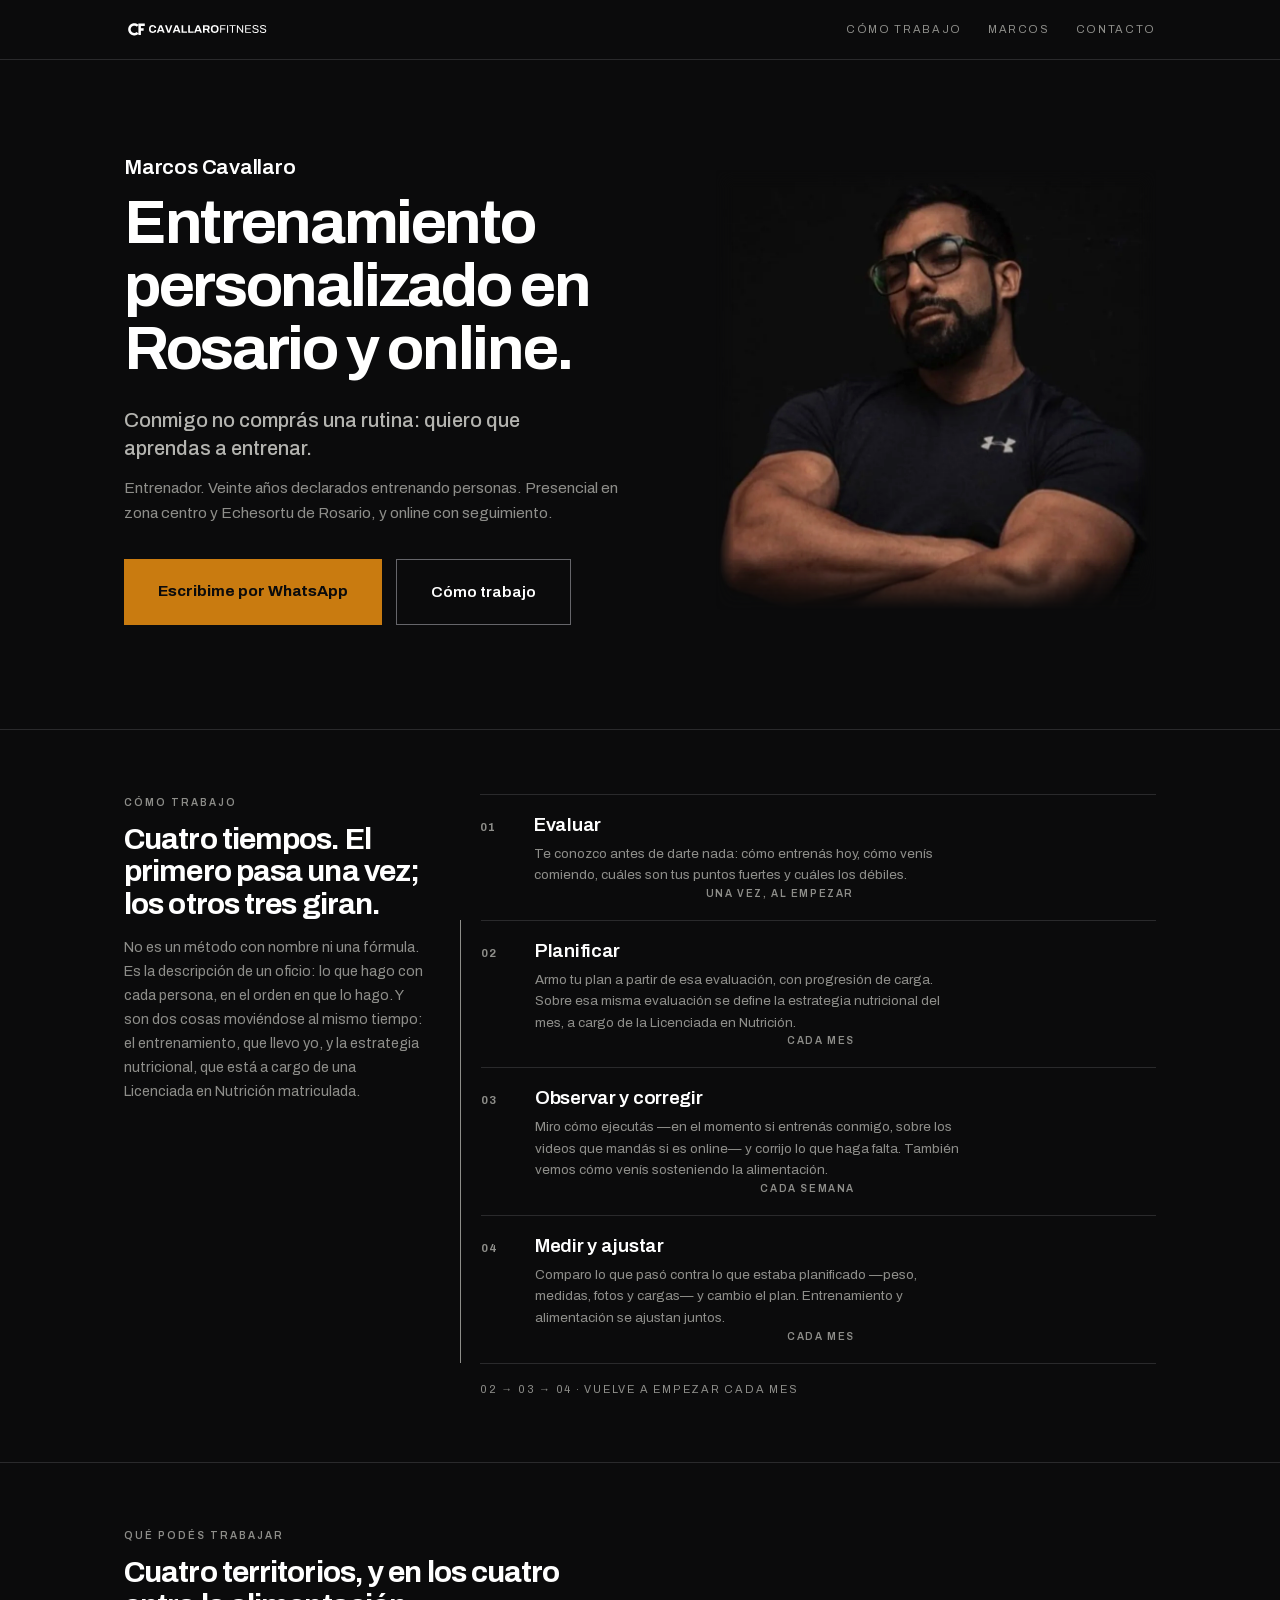
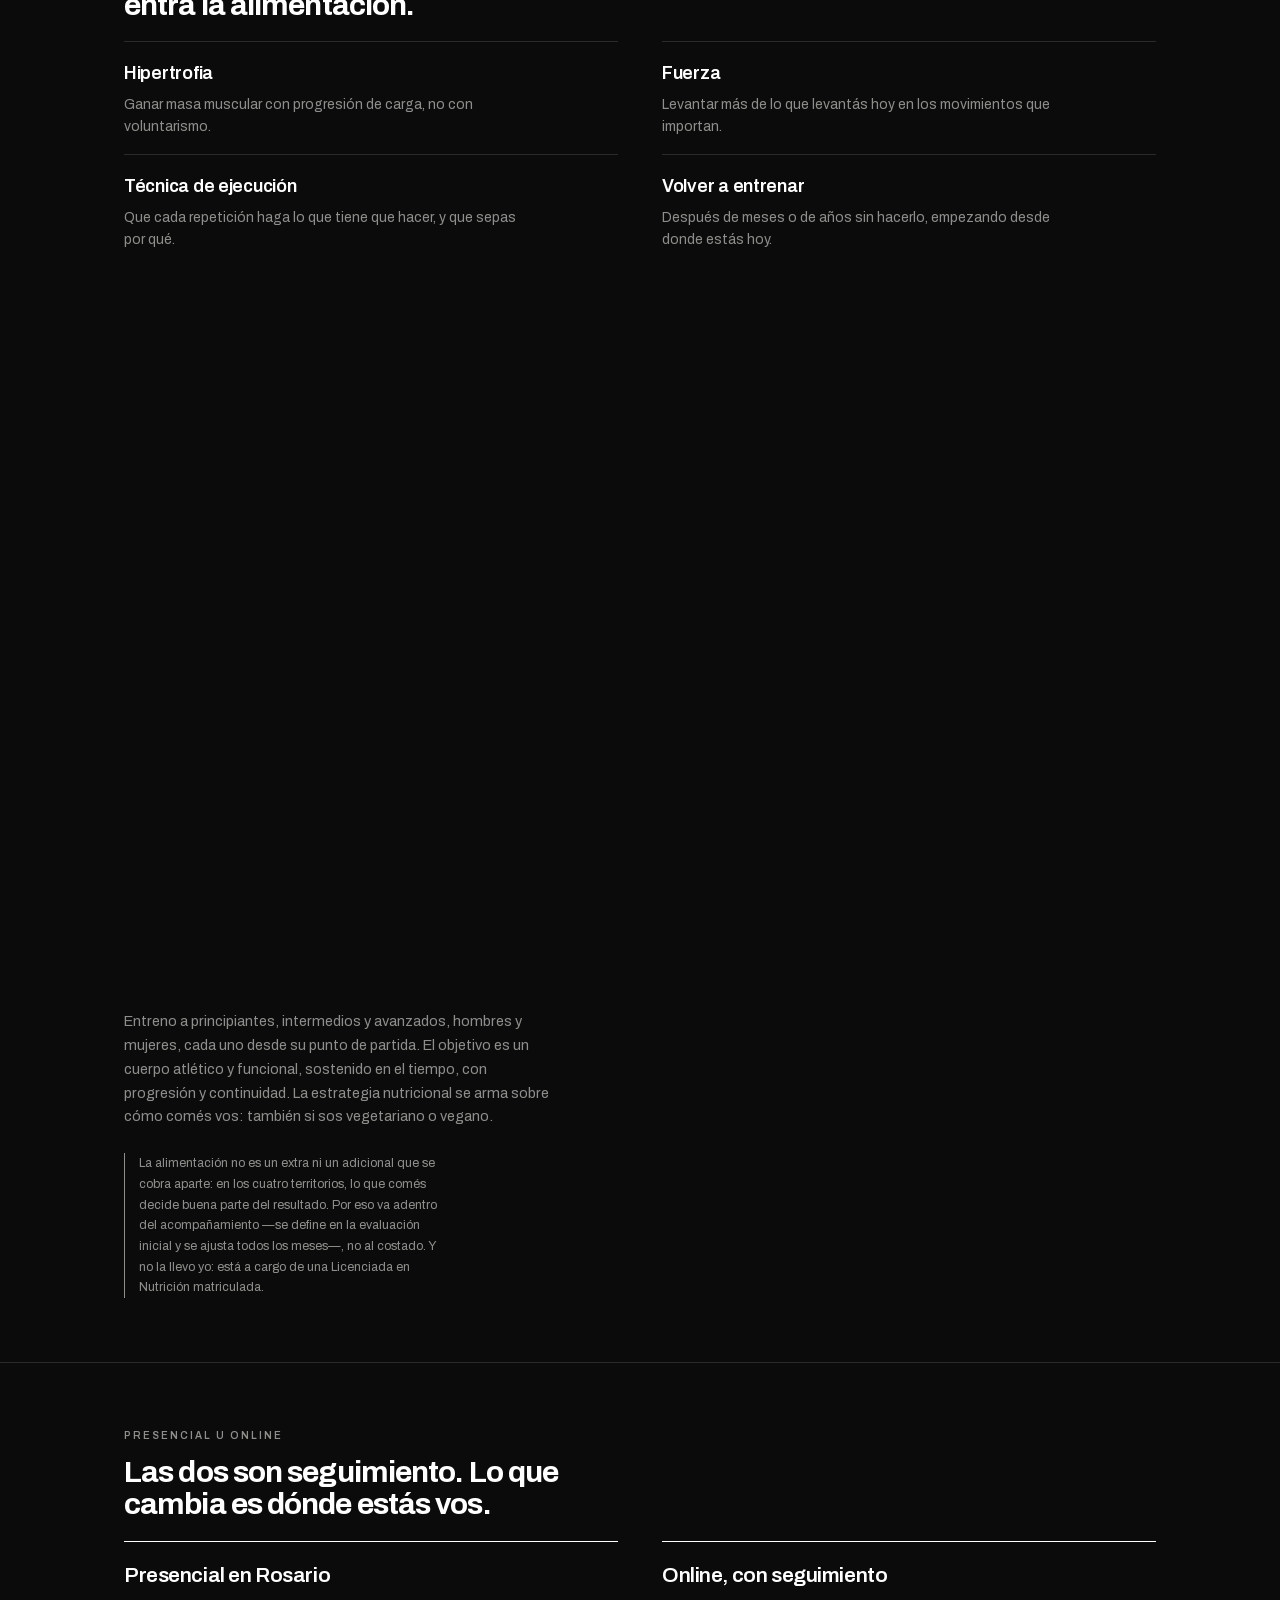
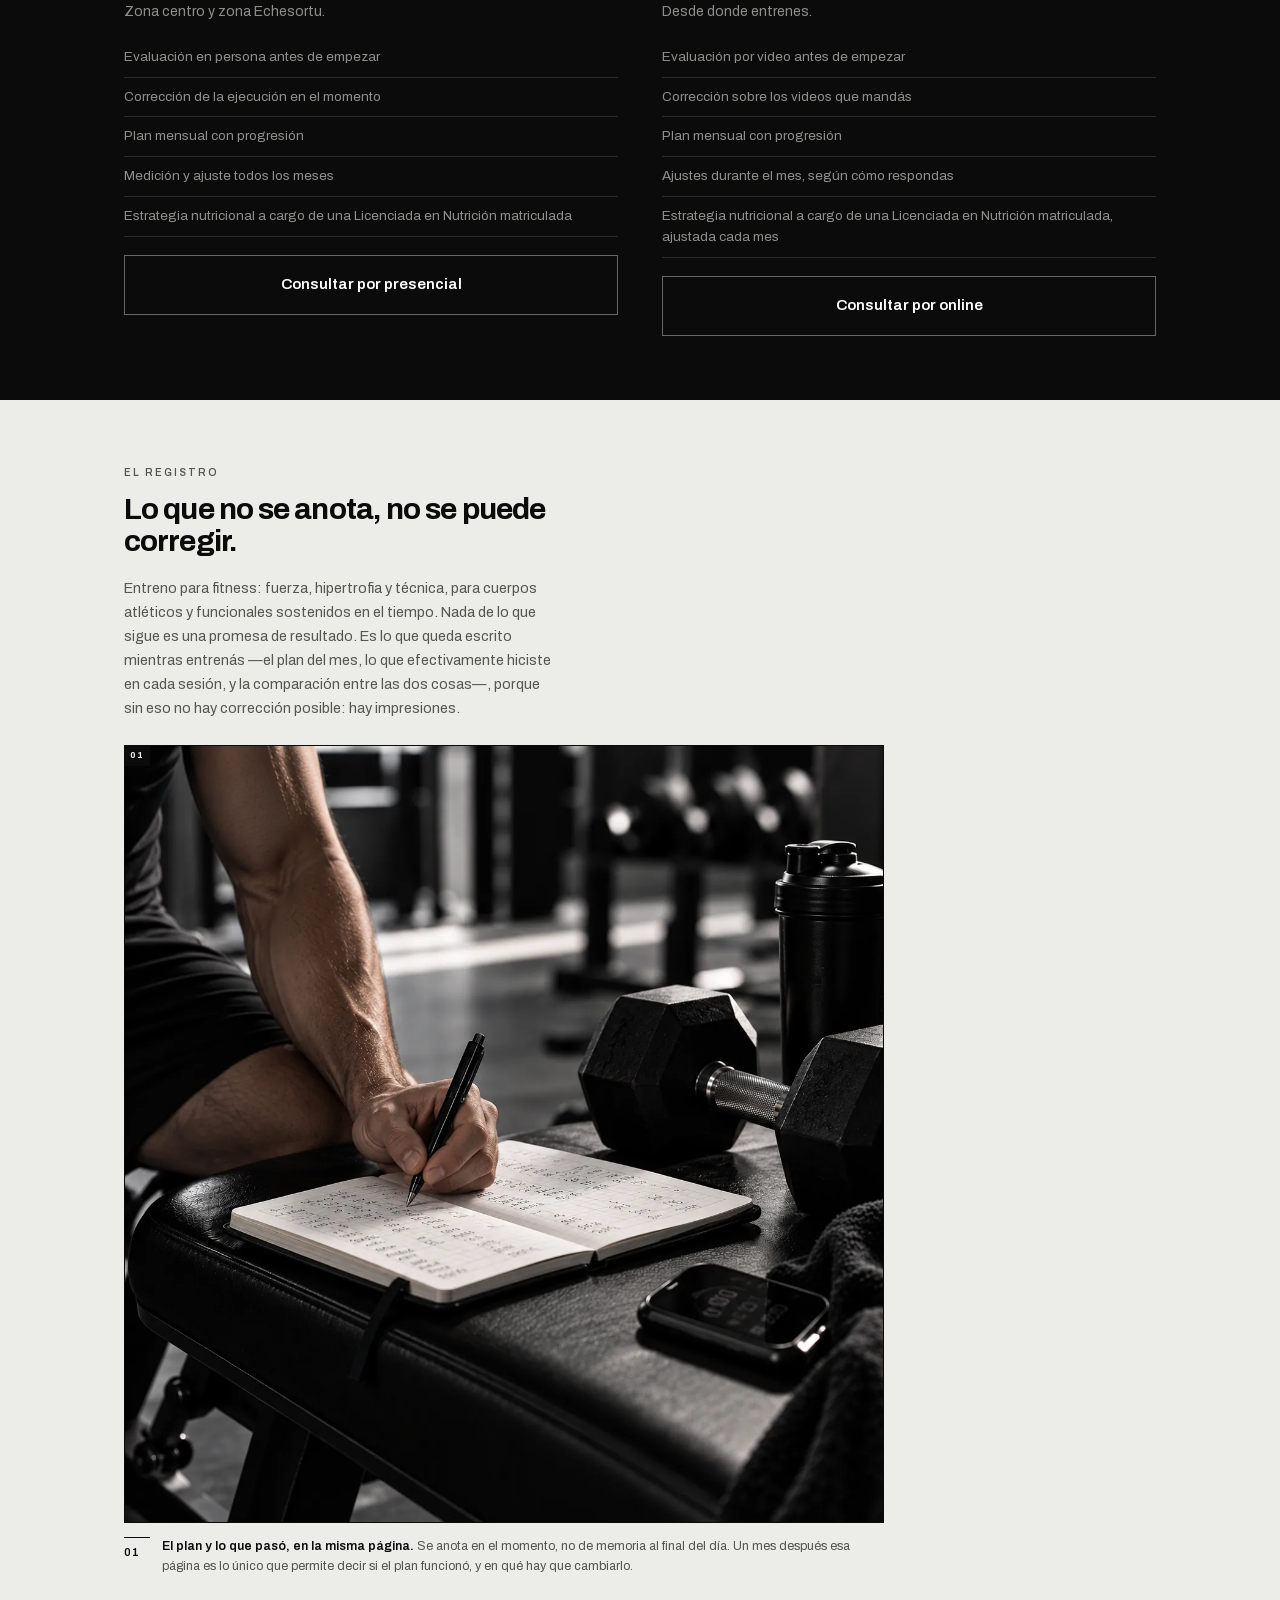
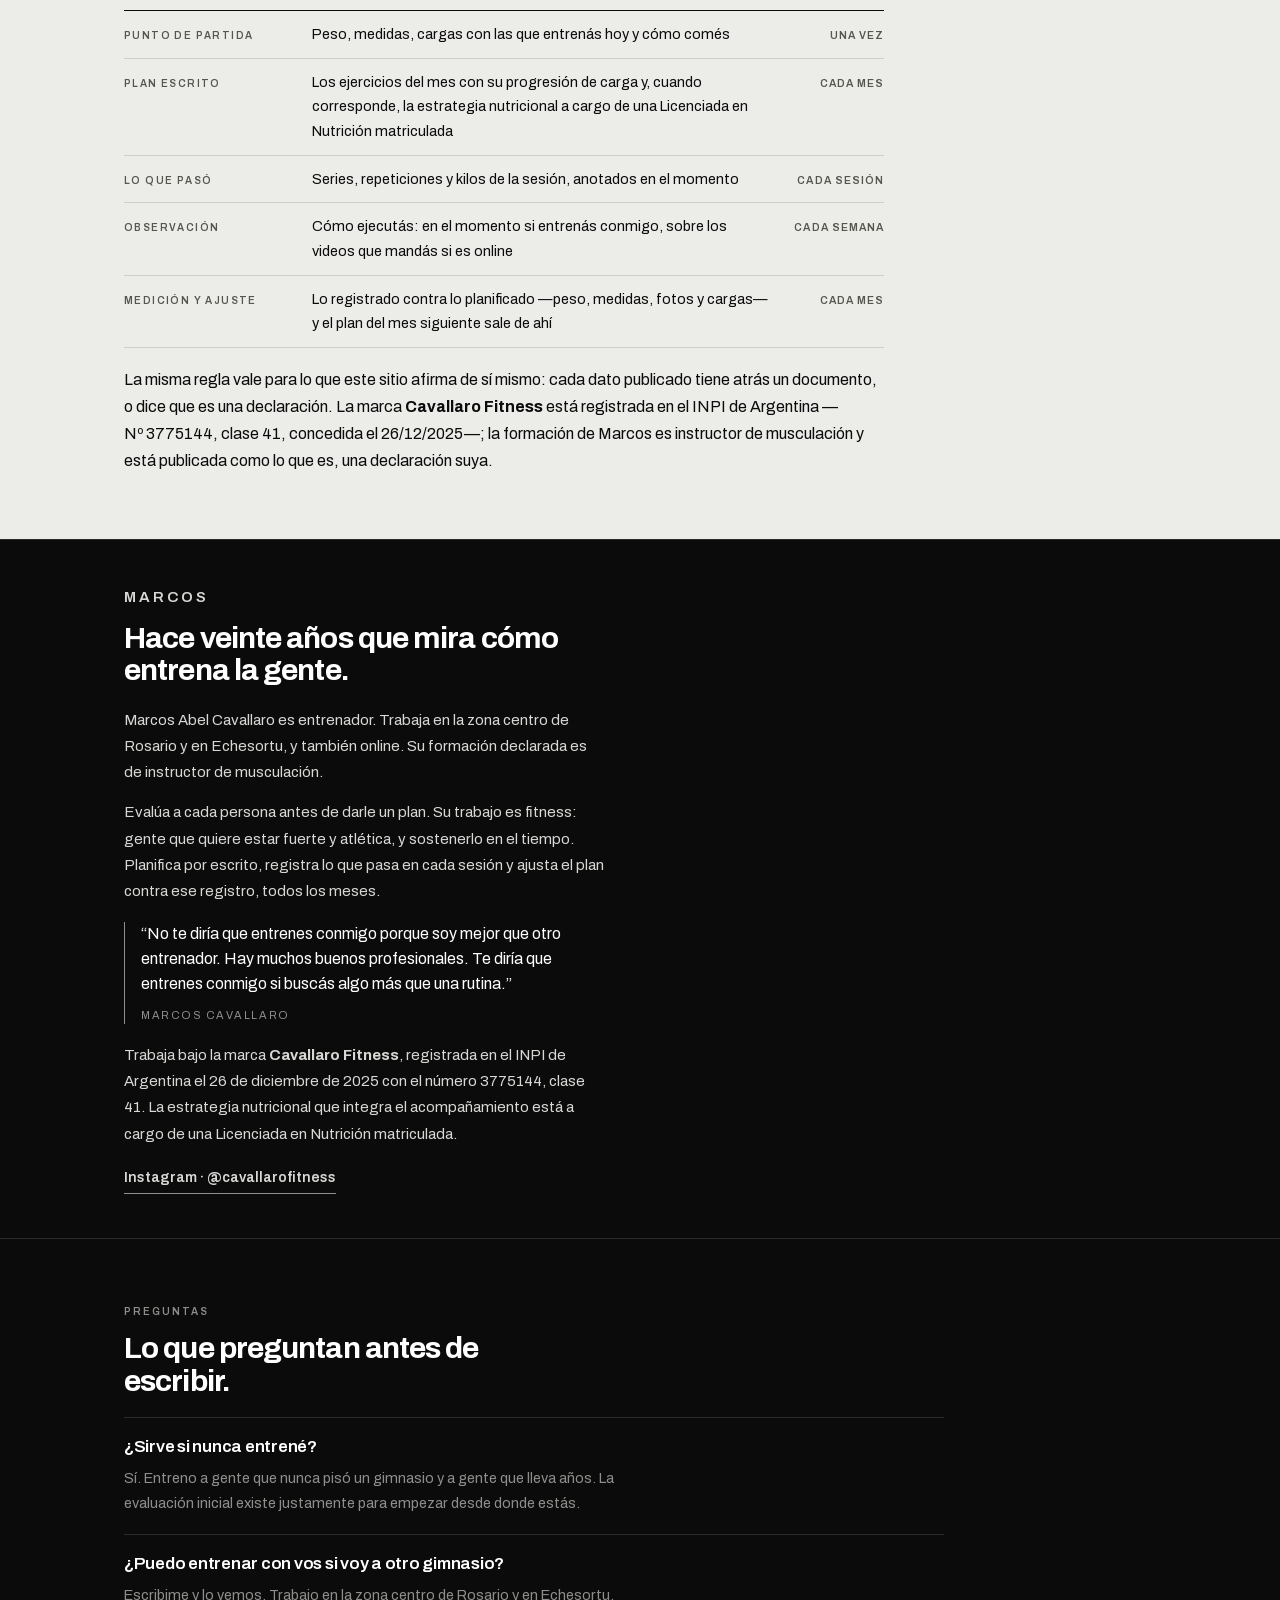
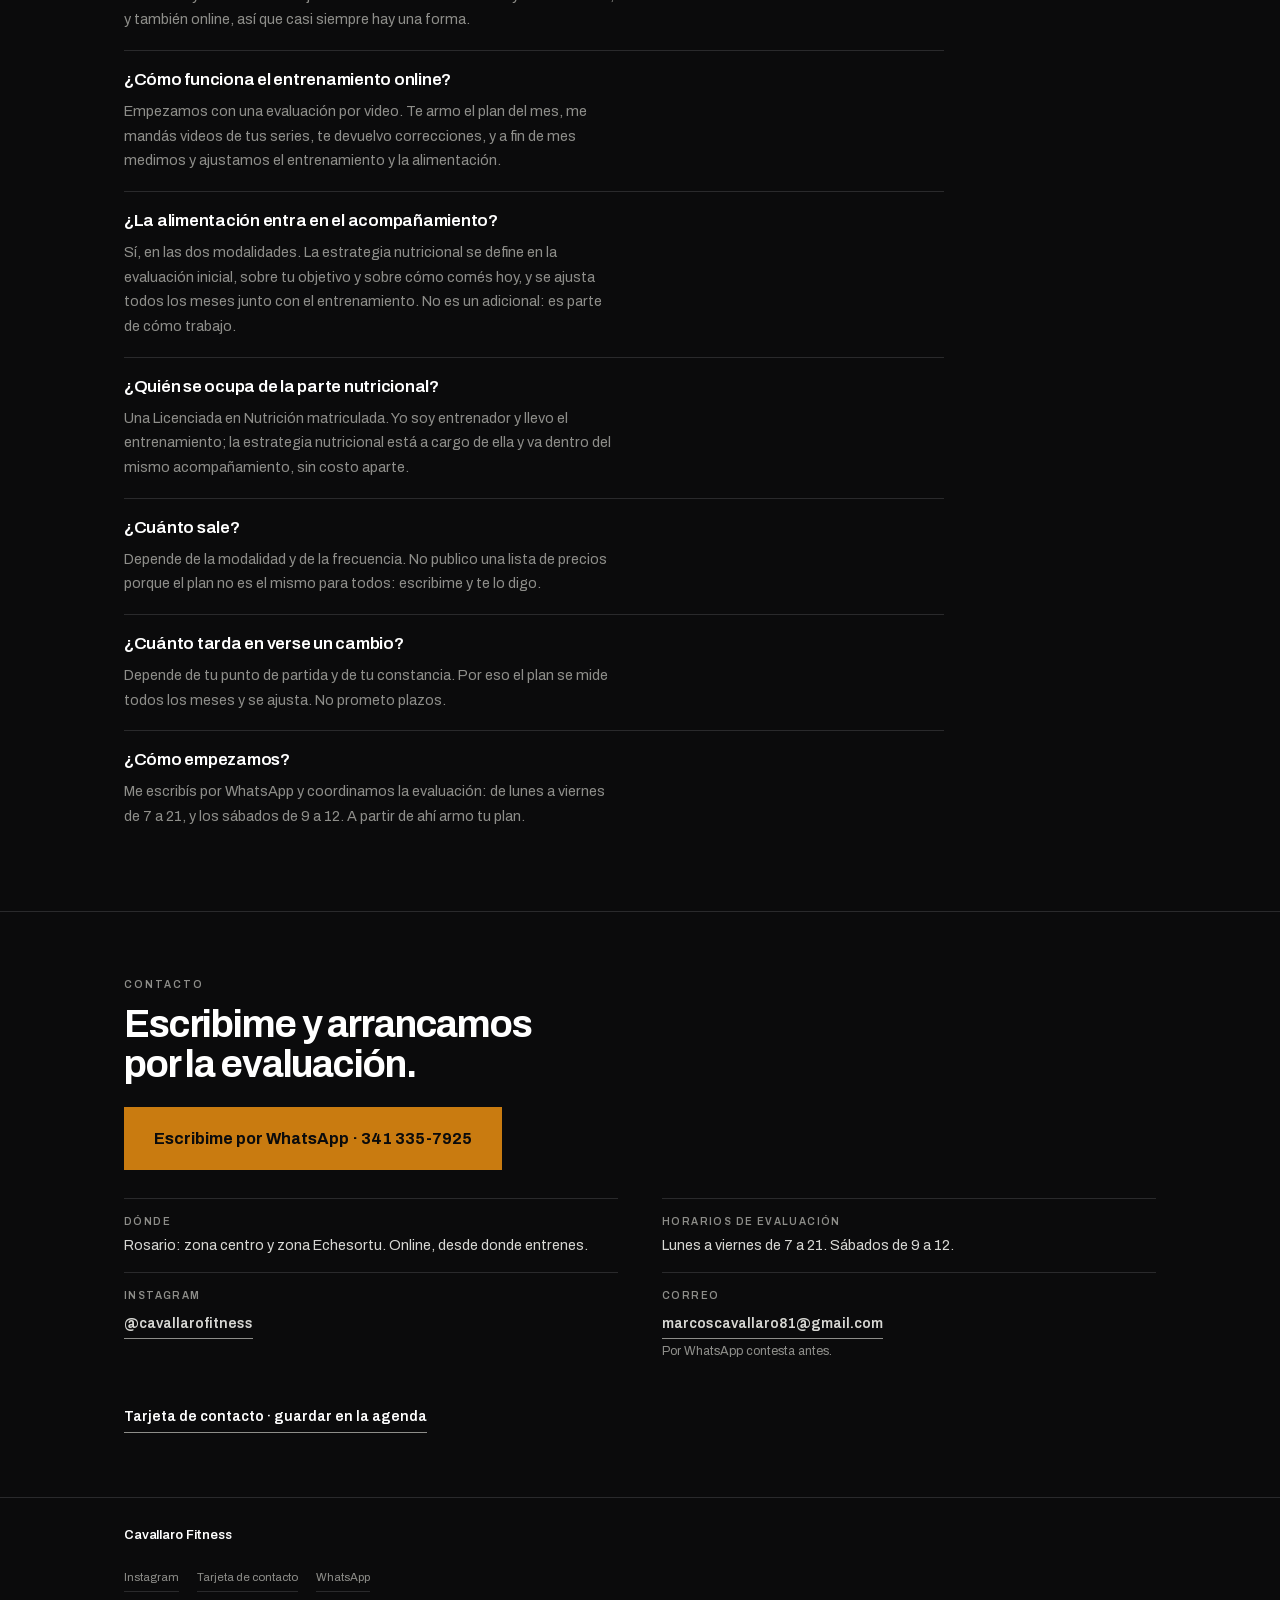
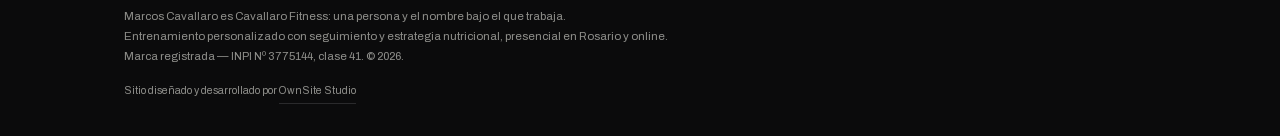
<file: index.html>
<!doctype html>
<html lang="es-AR">
<head>
<meta charset="utf-8">
<meta name="viewport" content="width=device-width, initial-scale=1, viewport-fit=cover">


<title>Marcos Cavallaro — Entrenador en Rosario y online</title>
<meta name="description" content="Marcos Cavallaro, entrenador. Acompañamiento en Rosario (centro y Echesortu) y online: evaluación, plan mensual, corrección, medición y ajuste, y estrategia nutricional a cargo de una Licenciada en Nutrición matriculada.">
<link rel="canonical" href="https://marcoscavallaro.com/">

<meta property="og:type" content="website">
<meta property="og:locale" content="es_AR">
<meta property="og:site_name" content="Cavallaro Fitness">
<meta property="og:title" content="Marcos Cavallaro — Entrenador en Rosario y online">
<meta property="og:description" content="Conmigo no comprás una rutina. Entrenamiento con seguimiento y estrategia nutricional a cargo de una Licenciada en Nutrición matriculada: presencial en Rosario y online.">
<meta property="og:url" content="https://marcoscavallaro.com/">
<meta property="og:image" content="https://marcoscavallaro.com/assets/img/og.jpg">
<meta property="og:image:width" content="1200">
<meta property="og:image:height" content="630">
<meta property="og:image:alt" content="Marcos Cavallaro, entrenador. Cavallaro Fitness — Rosario y online.">
<meta name="twitter:card" content="summary_large_image">
<meta name="twitter:title" content="Marcos Cavallaro — Entrenador en Rosario y online">
<meta name="twitter:description" content="Conmigo no comprás una rutina. Entrenamiento con seguimiento y estrategia nutricional a cargo de una Licenciada en Nutrición matriculada: presencial en Rosario y online.">
<meta name="twitter:image" content="https://marcoscavallaro.com/assets/img/og.jpg">

<meta name="theme-color" content="#0B0B0C">
<link rel="icon" href="/favicon.ico" sizes="16x16 32x32 48x48">
<link rel="icon" href="/assets/img/favicon-96.png" type="image/png" sizes="96x96">
<link rel="icon" href="/assets/img/favicon.svg" type="image/svg+xml">
<link rel="apple-touch-icon" href="/assets/img/apple-touch-icon.png">

<link rel="preload" href="assets/fonts/archivo-var.woff2" as="font" type="font/woff2" crossorigin>
<link rel="stylesheet" href="assets/css/site.css">
</head>

<body>
<a class="saltar" href="#contenido">Ir al contenido</a>

<header class="barra">
  <div class="w">
    <a class="marca" href="./" aria-label="Cavallaro Fitness — inicio">
      <img src="assets/img/cf-firma-neg.svg" width="773" height="105" alt="Cavallaro Fitness">
    </a>
    <nav aria-label="Secciones">
      <a href="#como-trabajo">Cómo trabajo</a>
      <a href="#marcos">Marcos</a>
      <a href="#contacto">Contacto</a>
    </nav>
  </div>
</header>

<main id="contenido">

<!-- ═══ 1 · HERO ═══════════════════════════════════════════════════════ -->
<section class="hero" aria-labelledby="h1">
  <div class="w">
    <div class="mensaje">
      <h1 id="h1">Marcos Cavallaro
        <span class="serv">Entrenamiento personalizado en Rosario y online.</span>
      </h1>
      <p class="dif">Conmigo no comprás una rutina: quiero que aprendas a entrenar.</p>
      <p class="info">Entrenador. Veinte años declarados entrenando personas. Presencial en
        zona centro y Echesortu de Rosario, y online con seguimiento.</p>
      <div class="botones">
        <a class="cta" href="https://wa.me/5493413357925?text=Hola%20Marcos%2C%20vi%20tu%20sitio%20y%20quer%C3%ADa%20consultarte%20por%20entrenamiento."
           target="_blank" rel="noopener" data-cta="hero">Escribime por WhatsApp</a>
        <a class="cta linea" href="#como-trabajo">Cómo trabajo</a>
      </div>
    </div>
    <div class="retrato">
      <img class="integra" src="assets/img/retrato-m02.webp" width="900" height="900" fetchpriority="high"
           alt="Marcos Cavallaro, entrenador, retrato de estudio sobre fondo negro, con los brazos cruzados.">
    </div>
  </div>
</section>

<!-- ═══ 2 · CÓMO TRABAJO ═══════════════════════════════════════════════ -->
<section class="sec" id="como-trabajo" aria-labelledby="h2-metodo">
  <div class="w met">
    <div>
      <p class="eti">Cómo trabajo</p>
      <h2 class="st" id="h2-metodo">Cuatro tiempos. El primero pasa una vez; los otros tres giran.</h2>
      <p class="intro">No es un método con nombre ni una fórmula. Es la descripción de un oficio:
        lo que hago con cada persona, en el orden en que lo hago. Y son dos cosas moviéndose al
        mismo tiempo: el entrenamiento, que llevo yo, y la estrategia nutricional, que está a cargo de
        una Licenciada en Nutrición matriculada.</p>
    </div>
    <div>
      <div class="tiempo">
        <span class="n tnum">01</span>
        <div>
          <h3>Evaluar</h3>
          <p>Te conozco antes de darte nada: cómo entrenás hoy, cómo venís comiendo, cuáles son
            tus puntos fuertes y cuáles los débiles.</p>
          <p class="fr">Una vez, al empezar</p>
        </div>
      </div>
      <div class="ciclo">
        <div class="tiempo">
          <span class="n tnum">02</span>
          <div>
            <h3>Planificar</h3>
            <p>Armo tu plan a partir de esa evaluación, con progresión de carga. Sobre esa misma
              evaluación se define la estrategia nutricional del mes, a cargo de la Licenciada en
              Nutrición.</p>
            <p class="fr">Cada mes</p>
          </div>
        </div>
        <div class="tiempo">
          <span class="n tnum">03</span>
          <div>
            <h3>Observar y corregir</h3>
            <p>Miro cómo ejecutás —en el momento si entrenás conmigo, sobre los videos que mandás
              si es online— y corrijo lo que haga falta. También vemos cómo venís sosteniendo la
              alimentación.</p>
            <p class="fr">Cada semana</p>
          </div>
        </div>
        <div class="tiempo">
          <span class="n tnum">04</span>
          <div>
            <h3>Medir y ajustar</h3>
            <p>Comparo lo que pasó contra lo que estaba planificado —peso, medidas, fotos y cargas—
              y cambio el plan. Entrenamiento y alimentación se ajustan juntos.</p>
            <p class="fr">Cada mes</p>
          </div>
        </div>
      </div>
      <p class="giran">02 → 03 → 04 · vuelve a empezar cada mes</p>
    </div>
  </div>
</section>

<!-- ═══ 3 · QUÉ PODÉS TRABAJAR ═════════════════════════════════════════ -->
<section class="sec" id="que-podes-trabajar" aria-labelledby="h2-trabajar">
  <div class="w">
    <p class="eti">Qué podés trabajar</p>
    <h2 class="st" id="h2-trabajar">Cuatro territorios, y en los cuatro entra la alimentación.</h2>
    <div class="lista">
      <div class="item">
        <h3>Hipertrofia</h3>
        <p>Ganar masa muscular con progresión de carga, no con voluntarismo.</p>
      </div>
      <div class="item">
        <h3>Fuerza</h3>
        <p>Levantar más de lo que levantás hoy en los movimientos que importan.</p>
      </div>
      <div class="item">
        <h3>Técnica de ejecución</h3>
        <p>Que cada repetición haga lo que tiene que hacer, y que sepas por qué.</p>
      </div>
      <div class="item">
        <h3>Volver a entrenar</h3>
        <p>Después de meses o de años sin hacerlo, empezando desde donde estás hoy.</p>
      </div>
    </div>
    <figure class="banda">
      <picture>
        <source media="(max-width:639px)" srcset="assets/img/entrenamiento-remo-mobile.webp"
                width="1120" height="1400">
        <img class="integra" src="assets/img/entrenamiento-remo.webp" width="1440" height="960"
             loading="lazy" decoding="async"
             alt="Remo con mancuerna a un brazo, con la rodilla y la mano apoyadas en el banco.">
      </picture>
    </figure>
    <p class="intro sep">Entreno a principiantes, intermedios y avanzados,
      hombres y mujeres, cada uno desde su punto de partida. El objetivo es un cuerpo atlético
      y funcional, sostenido en el tiempo, con progresión y continuidad. La estrategia
      nutricional se arma sobre cómo comés vos: también si sos vegetariano o vegano.</p>
    <p class="marg">La alimentación no es un extra ni un adicional que se cobra aparte: en los
      cuatro territorios, lo que comés decide buena parte del resultado. Por eso va adentro del
      acompañamiento —se define en la evaluación inicial y se ajusta todos los meses—, no al
      costado. Y no la llevo yo: está a cargo de una Licenciada en Nutrición matriculada.</p>
  </div>
</section>

<!-- ═══ 4 · PRESENCIAL U ONLINE ════════════════════════════════════════ -->
<section class="sec" id="presencial-u-online" aria-labelledby="h2-modalidades">
  <div class="w">
    <p class="eti">Presencial u online</p>
    <h2 class="st" id="h2-modalidades">Las dos son seguimiento. Lo que cambia es dónde estás vos.</h2>
    <div class="dos">
      <div class="col">
        <h3>Presencial en Rosario</h3>
        <p class="donde">Zona centro y zona Echesortu.</p>
        <ul>
          <li>Evaluación en persona antes de empezar</li>
          <li>Corrección de la ejecución en el momento</li>
          <li>Plan mensual con progresión</li>
          <li>Medición y ajuste todos los meses</li>
          <li>Estrategia nutricional a cargo de una Licenciada en Nutrición matriculada</li>
        </ul>
        <a class="cta linea" href="https://wa.me/5493413357925?text=Hola%20Marcos%2C%20vi%20tu%20sitio%20y%20quer%C3%ADa%20consultarte%20por%20entrenamiento%20presencial%20en%20Rosario."
           target="_blank" rel="noopener" data-cta="presencial">Consultar por presencial</a>
      </div>
      <div class="col">
        <h3>Online, con seguimiento</h3>
        <p class="donde">Desde donde entrenes.</p>
        <ul>
          <li>Evaluación por video antes de empezar</li>
          <li>Corrección sobre los videos que mandás</li>
          <li>Plan mensual con progresión</li>
          <li>Ajustes durante el mes, según cómo respondas</li>
          <li>Estrategia nutricional a cargo de una Licenciada en Nutrición matriculada,
            ajustada cada mes</li>
        </ul>
        <a class="cta linea" href="https://wa.me/5493413357925?text=Hola%20Marcos%2C%20vi%20tu%20sitio%20y%20quer%C3%ADa%20consultarte%20por%20el%20entrenamiento%20online."
           target="_blank" rel="noopener" data-cta="online">Consultar por online</a>
      </div>
    </div>
  </div>
</section>

<!-- ═══ 5 · EL REGISTRO · territorio papel · evidencia verificable ═══ -->
<section class="sec papel" id="resultados" aria-labelledby="h2-resultados">
  <div class="w">
    <p class="eti">El registro</p>
    <h2 class="st" id="h2-resultados">Lo que no se anota, no se puede corregir.</h2>
    <p class="intro encuadre">Entreno para fitness: fuerza, hipertrofia y técnica, para cuerpos
      atléticos y funcionales sostenidos en el tiempo. Nada de lo que sigue es una promesa de
      resultado. Es lo que queda escrito mientras entrenás —el plan del mes, lo que efectivamente
      hiciste en cada sesión, y la comparación entre las dos cosas—, porque sin eso no hay
      corrección posible: hay impresiones.</p>
    <div class="evid">
      <figure class="gram evid-gram">
        <div class="recorte">
          <img src="assets/img/registro-cuaderno.webp" width="1239" height="1269" loading="lazy"
               alt="Anotando a mano series y kilos en un cuaderno apoyado sobre el banco, junto a la mancuerna de la serie.">
          <span class="n" aria-hidden="true">01</span>
        </div>
        <figcaption class="nota">
          <span class="n" aria-hidden="true">01</span>
          <p><b>El plan y lo que pasó, en la misma página.</b> Se anota en el momento, no de
            memoria al final del día. Un mes después esa página es lo único que permite decir
            si el plan funcionó, y en qué hay que cambiarlo.</p>
        </figcaption>
      </figure>
      <div>
        <dl class="ficha">
          <div class="fila"><dt class="k">Punto de partida</dt>
            <dd>Peso, medidas, cargas con las que entrenás hoy y cómo comés</dd>
            <dd class="p">Una vez</dd></div>
          <div class="fila"><dt class="k">Plan escrito</dt>
            <dd>Los ejercicios del mes con su progresión de carga y, cuando corresponde, la
              estrategia nutricional a cargo de una Licenciada en Nutrición matriculada</dd>
            <dd class="p">Cada mes</dd></div>
          <div class="fila"><dt class="k">Lo que pasó</dt>
            <dd>Series, repeticiones y kilos de la sesión, anotados en el momento</dd>
            <dd class="p">Cada sesión</dd></div>
          <div class="fila"><dt class="k">Observación</dt>
            <dd>Cómo ejecutás: en el momento si entrenás conmigo, sobre los videos que mandás
              si es online</dd>
            <dd class="p">Cada semana</dd></div>
          <div class="fila"><dt class="k">Medición y ajuste</dt>
            <dd>Lo registrado contra lo planificado —peso, medidas, fotos y cargas— y el plan
              del mes siguiente sale de ahí</dd>
            <dd class="p">Cada mes</dd></div>
        </dl>
        <p class="sep-s">La misma regla vale para lo que este sitio afirma de sí mismo: cada
          dato publicado tiene atrás un documento, o dice que es una declaración. La marca
          <b>Cavallaro Fitness</b> está registrada en el INPI de Argentina —Nº&nbsp;3775144,
          clase 41, concedida el 26/12/2025—; la formación de Marcos es instructor de
          musculación y está publicada como lo que es, una declaración suya.</p>
      </div>
    </div>
  </div>
</section>

<!-- ═══ 6 · MARCOS ═════════════════════════════════════════════════════ -->
<section class="marcos" id="marcos" aria-labelledby="h2-marcos">
  <div class="w largo">
    <p class="eti">Marcos</p>
    <h2 class="st" id="h2-marcos">Hace veinte años que mira cómo entrena la gente.</h2>
    <p>Marcos Abel Cavallaro es entrenador. Trabaja en la zona centro de Rosario y en Echesortu,
      y también online. Su formación declarada es de instructor de musculación.</p>
    <p>Evalúa a cada persona antes de darle un plan. Su trabajo es fitness: gente que quiere
      estar fuerte y atlética, y sostenerlo en el tiempo. Planifica por escrito, registra lo que
      pasa en cada sesión y ajusta el plan contra ese registro, todos los meses.</p>
    <blockquote>“No te diría que entrenes conmigo porque soy mejor que otro entrenador. Hay
      muchos buenos profesionales. Te diría que entrenes conmigo si buscás algo más que una
      rutina.”<cite>Marcos Cavallaro</cite></blockquote>
    <p>Trabaja bajo la marca <b>Cavallaro Fitness</b>, registrada en el INPI de Argentina el
      26 de diciembre de 2025 con el número 3775144, clase 41. La estrategia nutricional que
      integra el acompañamiento está a cargo de una Licenciada en Nutrición matriculada.</p>
    <p class="sep-s">
      <a class="enl" href="https://www.instagram.com/cavallarofitness/" target="_blank"
         rel="me noopener" data-cta="instagram-marcos">Instagram · @cavallarofitness</a>
    </p>
  </div>
</section>

<!-- ═══ 7 · PREGUNTAS ══════════════════════════════════════════════════ -->
<section class="sec" id="preguntas" aria-labelledby="h2-preguntas">
  <div class="w">
    <p class="eti">Preguntas</p>
    <h2 class="st" id="h2-preguntas">Lo que preguntan antes de escribir.</h2>
    <div class="faq">
      <div class="par">
        <h3>¿Sirve si nunca entrené?</h3>
        <p>Sí. Entreno a gente que nunca pisó un gimnasio y a gente que lleva años. La evaluación
          inicial existe justamente para empezar desde donde estás.</p>
      </div>
      <div class="par">
        <h3>¿Puedo entrenar con vos si voy a otro gimnasio?</h3>
        <p>Escribime y lo vemos. Trabajo en la zona centro de Rosario y en Echesortu, y también
          online, así que casi siempre hay una forma.</p>
      </div>
      <div class="par">
        <h3>¿Cómo funciona el entrenamiento online?</h3>
        <p>Empezamos con una evaluación por video. Te armo el plan del mes, me mandás videos de tus
          series, te devuelvo correcciones, y a fin de mes medimos y ajustamos el entrenamiento y la
          alimentación.</p>
      </div>
      <div class="par">
        <h3>¿La alimentación entra en el acompañamiento?</h3>
        <p>Sí, en las dos modalidades. La estrategia nutricional se define en la evaluación inicial,
          sobre tu objetivo y sobre cómo comés hoy, y se ajusta todos los meses junto con el
          entrenamiento. No es un adicional: es parte de cómo trabajo.</p>
      </div>
      <div class="par">
        <h3>¿Quién se ocupa de la parte nutricional?</h3>
        <p>Una Licenciada en Nutrición matriculada. Yo soy entrenador y llevo el entrenamiento; la
          estrategia nutricional está a cargo de ella y va dentro del mismo acompañamiento, sin
          costo aparte.</p>
      </div>
      <div class="par">
        <h3>¿Cuánto sale?</h3>
        <p>Depende de la modalidad y de la frecuencia. No publico una lista de precios porque el
          plan no es el mismo para todos: escribime y te lo digo.</p>
      </div>
      <div class="par">
        <h3>¿Cuánto tarda en verse un cambio?</h3>
        <p>Depende de tu punto de partida y de tu constancia. Por eso el plan se mide todos los
          meses y se ajusta. No prometo plazos.</p>
      </div>
      <div class="par">
        <h3>¿Cómo empezamos?</h3>
        <p>Me escribís por WhatsApp y coordinamos la evaluación: de lunes a viernes de 7 a 21, y
          los sábados de 9 a 12. A partir de ahí armo tu plan.</p>
      </div>
    </div>
  </div>
</section>

<!-- ═══ 8 · CONTACTO · el ámbar cierra donde abrió ═════════════════════ -->
<section class="sec contacto" id="contacto" aria-labelledby="h2-contacto">
  <div class="w">
    <p class="eti">Contacto</p>
    <h2 id="h2-contacto">Escribime y arrancamos por la evaluación.</h2>
    <a class="cta" href="https://wa.me/5493413357925?text=Hola%20Marcos%2C%20vi%20tu%20sitio%20y%20quer%C3%ADa%20consultarte%20por%20entrenamiento."
       target="_blank" rel="noopener" data-cta="contacto">Escribime por WhatsApp · 341 335-7925</a>
    <dl class="datos">
      <div class="dato"><dt>Dónde</dt>
        <dd>Rosario: zona centro y zona Echesortu. Online, desde donde entrenes.</dd></div>
      <div class="dato"><dt>Horarios de evaluación</dt>
        <dd>Lunes a viernes de 7 a 21. Sábados de 9 a 12.</dd></div>
      <div class="dato"><dt>Instagram</dt>
        <dd><a class="enl" href="https://www.instagram.com/cavallarofitness/" target="_blank"
               rel="me noopener" data-cta="instagram">@cavallarofitness</a></dd></div>
      <div class="dato"><dt>Correo</dt>
        <dd><a class="enl" href="mailto:marcoscavallaro81@gmail.com" data-cta="email">marcoscavallaro81@gmail.com</a><br>
          <span class="menor">Por WhatsApp contesta antes.</span></dd></div>
    </dl>
    <p class="sep">
      <a class="enl" href="tarjeta/" data-cta="tarjeta">Tarjeta de contacto · guardar en la agenda</a>
    </p>
  </div>
</section>

</main>

<footer class="pie">
  <div class="w">
    <p class="marca-pie">Cavallaro Fitness</p>
    <nav aria-label="Enlaces del pie">
      <a href="https://www.instagram.com/cavallarofitness/" target="_blank" rel="me noopener">Instagram</a>
      <a href="tarjeta/">Tarjeta de contacto</a>
      <a href="https://wa.me/5493413357925?text=Hola%20Marcos%2C%20vi%20tu%20sitio%20y%20quer%C3%ADa%20consultarte%20por%20entrenamiento."
         target="_blank" rel="noopener" data-cta="pie">WhatsApp</a>
    </nav>
    <p>Marcos Cavallaro es Cavallaro Fitness: una persona y el nombre bajo el que trabaja.<br>
      Entrenamiento personalizado con seguimiento y estrategia nutricional, presencial en Rosario
      y online.<br>
      Marca registrada — INPI Nº 3775144, clase 41. © 2026.</p>
    <p class="credito">Sitio diseñado y desarrollado por
      <a href="https://ownsitestudio.com/" target="_blank" rel="noopener">OwnSite Studio</a></p>
  </div>
</footer>

<script type="application/ld+json">
{
  "@context": "https://schema.org",
  "@graph": [
    {
      "@type": "WebSite",
      "@id": "https://marcoscavallaro.com/#website",
      "name": "Cavallaro Fitness",
      "url": "https://marcoscavallaro.com/",
      "inLanguage": "es-AR",
      "publisher": {
        "@id": "https://marcoscavallaro.com/#marcos"
      },
      "creator": {
        "@id": "https://marcoscavallaro.com/#ownsite"
      }
    },
    {
      "@type": "Organization",
      "@id": "https://marcoscavallaro.com/#ownsite",
      "name": "OwnSite Studio",
      "url": "https://ownsitestudio.com/"
    },
    {
      "@type": "WebPage",
      "@id": "https://marcoscavallaro.com/#webpage",
      "url": "https://marcoscavallaro.com/",
      "name": "Marcos Cavallaro — Entrenador en Rosario y online",
      "description": "Marcos Cavallaro, entrenador. Acompañamiento en Rosario (centro y Echesortu) y online: evaluación, plan mensual, corrección, medición y ajuste, y estrategia nutricional a cargo de una Licenciada en Nutrición matriculada.",
      "isPartOf": {
        "@id": "https://marcoscavallaro.com/#website"
      },
      "about": {
        "@id": "https://marcoscavallaro.com/#marcos"
      },
      "mainEntity": {
        "@id": "https://marcoscavallaro.com/#marcos"
      },
      "primaryImageOfPage": {
        "@id": "https://marcoscavallaro.com/#retrato"
      },
      "hasPart": {
        "@id": "https://marcoscavallaro.com/#preguntas"
      },
      "creator": {
        "@id": "https://marcoscavallaro.com/#ownsite"
      },
      "creditText": "Sitio diseñado y desarrollado por OwnSite Studio",
      "inLanguage": "es-AR"
    },
    {
      "@type": "ImageObject",
      "@id": "https://marcoscavallaro.com/#retrato",
      "contentUrl": "https://marcoscavallaro.com/assets/img/retrato-m02.jpg",
      "width": 900,
      "height": 900,
      "caption": "Marcos Cavallaro, entrenador. Retrato de estudio."
    },
    {
      "@type": "Brand",
      "@id": "https://marcoscavallaro.com/#marca",
      "name": "Cavallaro Fitness",
      "alternateName": "CAVALLAROFITNESS ASESORIAS PERSONALIZADAS",
      "identifier": {
        "@type": "PropertyValue",
        "propertyID": "INPI-AR",
        "value": "3775144",
        "description": "Denominación registrada «CAVALLAROFITNESS ASESORIAS PERSONALIZADAS» en el Instituto Nacional de la Propiedad Industrial (Argentina), clase 41, concedida el 26/12/2025. «Cavallaro Fitness» es la forma corta de uso."
      }
    },
    {
      "@type": "Person",
      "@id": "https://marcoscavallaro.com/#marcos",
      "name": "Marcos Cavallaro",
      "alternateName": "Marcos Abel Cavallaro",
      "givenName": "Marcos",
      "familyName": "Cavallaro",
      "jobTitle": "Entrenador",
      "description": "Entrenador. Entrenamiento personalizado orientado al fitness —cuerpos atléticos y funcionales— con evaluación inicial, planificación mensual, corrección de la ejecución y medición y ajuste. Presencial en Rosario y online.",
      "url": "https://marcoscavallaro.com/",
      "image": {
        "@id": "https://marcoscavallaro.com/#retrato"
      },
      "telephone": "+5493413357925",
      "email": "marcoscavallaro81@gmail.com",
      "brand": {
        "@id": "https://marcoscavallaro.com/#marca"
      },
      "sameAs": [
        "https://www.instagram.com/cavallarofitness/"
      ],
      "knowsAbout": [
        "Fitness",
        "Acondicionamiento físico",
        "Hipertrofia",
        "Entrenamiento de fuerza",
        "Técnica de ejecución",
        "Planificación del entrenamiento",
        "Progresión de cargas",
        "Desarrollo muscular"
      ],
      "areaServed": [
        {
          "@type": "City",
          "name": "Rosario"
        },
        {
          "@type": "Country",
          "name": "Argentina"
        }
      ],
      "makesOffer": [
        {
          "@id": "https://marcoscavallaro.com/#presencial"
        },
        {
          "@id": "https://marcoscavallaro.com/#online"
        }
      ],
      "contactPoint": {
        "@type": "ContactPoint",
        "contactType": "Consultas",
        "telephone": "+5493413357925",
        "url": "https://wa.me/5493413357925",
        "availableLanguage": {
          "@type": "Language",
          "name": "Español"
        }
      }
    },
    {
      "@type": "Service",
      "@id": "https://marcoscavallaro.com/#presencial",
      "name": "Entrenamiento personalizado presencial en Rosario",
      "serviceType": "Entrenamiento personalizado presencial",
      "provider": {
        "@id": "https://marcoscavallaro.com/#marcos"
      },
      "brand": {
        "@id": "https://marcoscavallaro.com/#marca"
      },
      "areaServed": {
        "@type": "City",
        "name": "Rosario"
      },
      "description": "Evaluación en persona antes de empezar, plan mensual con progresión, corrección de la ejecución en el momento, medición y ajuste todos los meses, y estrategia nutricional aplicada al objetivo, a cargo de una Licenciada en Nutrición matriculada. Zona centro y zona Echesortu.",
      "hasOfferCatalog": {
        "@type": "OfferCatalog",
        "name": "Qué incluye el acompañamiento",
        "itemListElement": [
          { "@type": "Offer", "itemOffered": { "@type": "Service", "name": "Evaluación inicial" } },
          { "@type": "Offer", "itemOffered": { "@type": "Service", "name": "Plan de entrenamiento mensual con progresión" } },
          { "@type": "Offer", "itemOffered": { "@type": "Service", "name": "Corrección de la ejecución" } },
          { "@type": "Offer", "itemOffered": { "@type": "Service", "name": "Medición y ajuste mensual" } },
          { "@type": "Offer", "itemOffered": { "@type": "Service", "name": "Estrategia nutricional aplicada al objetivo", "description": "Componente a cargo de una Licenciada en Nutrición matriculada. No lo presta Marcos Cavallaro, que es entrenador." } }
        ]
      }
    },
    {
      "@type": "Service",
      "@id": "https://marcoscavallaro.com/#online",
      "name": "Entrenamiento online con seguimiento",
      "serviceType": "Entrenamiento personalizado online",
      "provider": {
        "@id": "https://marcoscavallaro.com/#marcos"
      },
      "brand": {
        "@id": "https://marcoscavallaro.com/#marca"
      },
      "areaServed": {
        "@type": "Country",
        "name": "Argentina"
      },
      "availableChannel": {
        "@type": "ServiceChannel",
        "serviceUrl": "https://marcoscavallaro.com/#presencial-u-online",
        "availableLanguage": {
          "@type": "Language",
          "name": "Español"
        }
      },
      "description": "Evaluación por video antes de empezar, plan mensual con progresión, corrección sobre los videos que envía el alumno, ajustes durante el mes y estrategia nutricional aplicada al objetivo, a cargo de una Licenciada en Nutrición matriculada, ajustada cada mes.",
      "hasOfferCatalog": {
        "@type": "OfferCatalog",
        "name": "Qué incluye el acompañamiento",
        "itemListElement": [
          { "@type": "Offer", "itemOffered": { "@type": "Service", "name": "Evaluación inicial" } },
          { "@type": "Offer", "itemOffered": { "@type": "Service", "name": "Plan de entrenamiento mensual con progresión" } },
          { "@type": "Offer", "itemOffered": { "@type": "Service", "name": "Corrección de la ejecución" } },
          { "@type": "Offer", "itemOffered": { "@type": "Service", "name": "Medición y ajuste mensual" } },
          { "@type": "Offer", "itemOffered": { "@type": "Service", "name": "Estrategia nutricional aplicada al objetivo", "description": "Componente a cargo de una Licenciada en Nutrición matriculada. No lo presta Marcos Cavallaro, que es entrenador." } }
        ]
      }
    },
    {
      "@type": "FAQPage",
      "@id": "https://marcoscavallaro.com/#preguntas",
      "isPartOf": {
        "@id": "https://marcoscavallaro.com/#webpage"
      },
      "inLanguage": "es-AR",
      "mainEntity": [
        {
          "@type": "Question",
          "name": "¿Sirve si nunca entrené?",
          "acceptedAnswer": {
            "@type": "Answer",
            "text": "Sí. Entreno a gente que nunca pisó un gimnasio y a gente que lleva años. La evaluación inicial existe justamente para empezar desde donde estás."
          }
        },
        {
          "@type": "Question",
          "name": "¿Puedo entrenar con vos si voy a otro gimnasio?",
          "acceptedAnswer": {
            "@type": "Answer",
            "text": "Escribime y lo vemos. Trabajo en la zona centro de Rosario y en Echesortu, y también online, así que casi siempre hay una forma."
          }
        },
        {
          "@type": "Question",
          "name": "¿Cómo funciona el entrenamiento online?",
          "acceptedAnswer": {
            "@type": "Answer",
            "text": "Empezamos con una evaluación por video. Te armo el plan del mes, me mandás videos de tus series, te devuelvo correcciones, y a fin de mes medimos y ajustamos el entrenamiento y la alimentación."
          }
        },
        {
          "@type": "Question",
          "name": "¿La alimentación entra en el acompañamiento?",
          "acceptedAnswer": {
            "@type": "Answer",
            "text": "Sí, en las dos modalidades. La estrategia nutricional se define en la evaluación inicial, sobre tu objetivo y sobre cómo comés hoy, y se ajusta todos los meses junto con el entrenamiento. No es un adicional: es parte de cómo trabajo."
          }
        },
        {
          "@type": "Question",
          "name": "¿Quién se ocupa de la parte nutricional?",
          "acceptedAnswer": {
            "@type": "Answer",
            "text": "Una Licenciada en Nutrición matriculada. Yo soy entrenador y llevo el entrenamiento; la estrategia nutricional está a cargo de ella y va dentro del mismo acompañamiento, sin costo aparte."
          }
        },
        {
          "@type": "Question",
          "name": "¿Cuánto sale?",
          "acceptedAnswer": {
            "@type": "Answer",
            "text": "Depende de la modalidad y de la frecuencia. No publico una lista de precios porque el plan no es el mismo para todos: escribime y te lo digo."
          }
        },
        {
          "@type": "Question",
          "name": "¿Cuánto tarda en verse un cambio?",
          "acceptedAnswer": {
            "@type": "Answer",
            "text": "Depende de tu punto de partida y de tu constancia. Por eso el plan se mide todos los meses y se ajusta. No prometo plazos."
          }
        },
        {
          "@type": "Question",
          "name": "¿Cómo empezamos?",
          "acceptedAnswer": {
            "@type": "Answer",
            "text": "Me escribís por WhatsApp y coordinamos la evaluación: de lunes a viernes de 7 a 21, y los sábados de 9 a 12. A partir de ahí armo tu plan."
          }
        }
      ]
    }
  ]
}
</script>

</body>
</html>
</file>
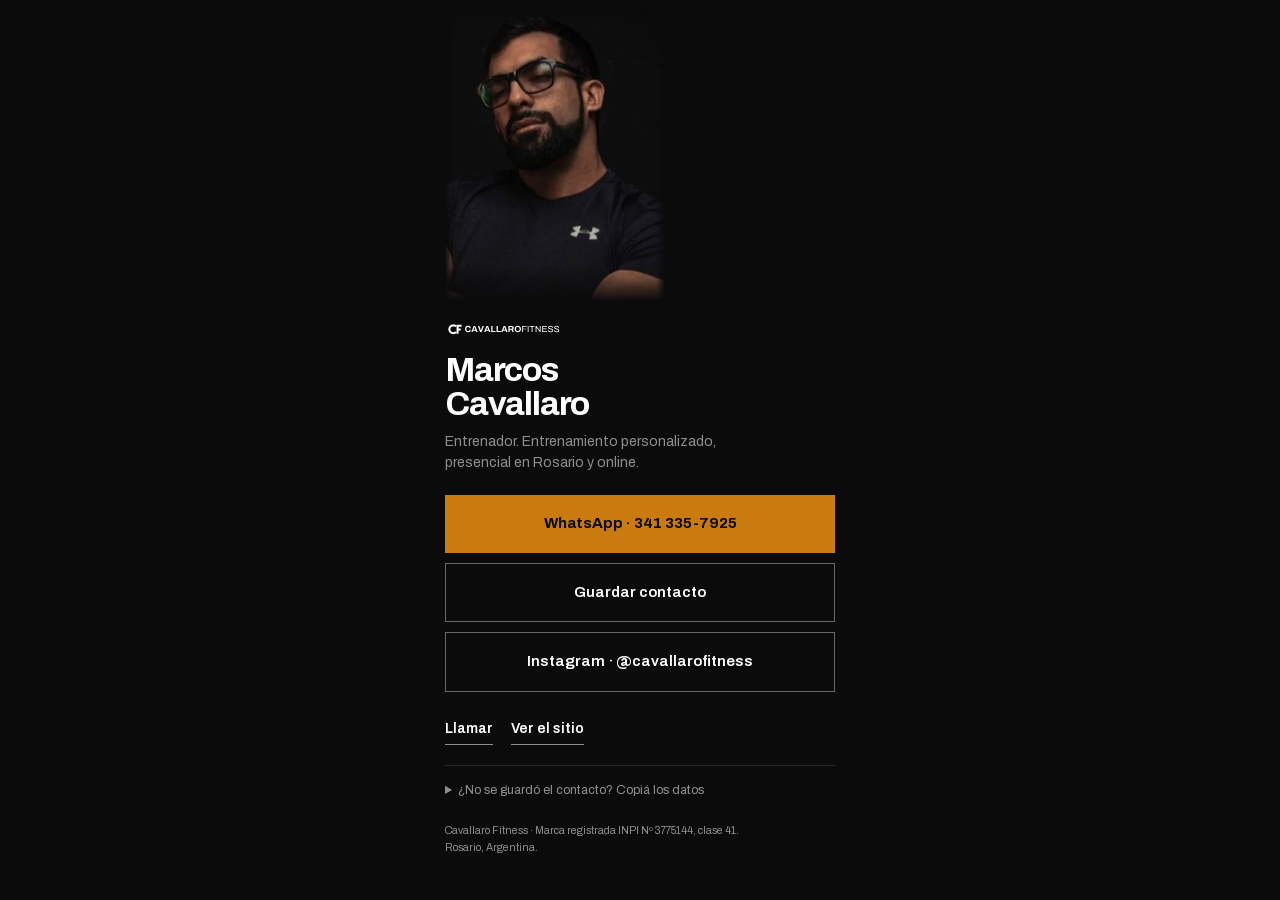
<file: tarjeta/index.html>
<!doctype html>
<html lang="es-AR">
<head>
<meta charset="utf-8">
<meta name="viewport" content="width=device-width, initial-scale=1, viewport-fit=cover">


<title>Marcos Cavallaro — Tarjeta de contacto</title>
<meta name="description" content="Tarjeta de contacto de Marcos Cavallaro — Cavallaro Fitness. Entrenador en Rosario y online. WhatsApp, guardar contacto e Instagram.">
<link rel="canonical" href="https://marcoscavallaro.com/tarjeta/">

<meta property="og:type" content="profile">
<meta property="og:locale" content="es_AR">
<meta property="og:site_name" content="Cavallaro Fitness">
<meta property="og:title" content="Marcos Cavallaro — Tarjeta de contacto">
<meta property="og:description" content="Entrenador. Entrenamiento personalizado en Rosario y online.">
<meta property="og:url" content="https://marcoscavallaro.com/tarjeta/">
<meta property="og:image" content="https://marcoscavallaro.com/assets/img/og.jpg">
<meta property="og:image:width" content="1200">
<meta property="og:image:height" content="630">
<meta name="twitter:card" content="summary_large_image">

<meta name="theme-color" content="#0B0B0C">
<link rel="icon" href="/favicon.ico" sizes="16x16 32x32 48x48">
<link rel="icon" href="/assets/img/favicon-96.png" type="image/png" sizes="96x96">
<link rel="icon" href="/assets/img/favicon.svg" type="image/svg+xml">
<link rel="apple-touch-icon" href="/assets/img/apple-touch-icon.png">

<link rel="preload" href="../assets/fonts/archivo-var.woff2" as="font" type="font/woff2" crossorigin>
<link rel="stylesheet" href="../assets/css/site.css">
<style>
  body{display:flex;flex-direction:column;min-height:100svh}
  .tarjeta{width:100%;max-width:430px;margin:0 auto;flex:1;display:flex;flex-direction:column}
  .tarjeta .retrato{padding:8px 20px 0;line-height:0}
  .tarjeta .retrato img{width:100%;max-width:220px;height:auto}
  .tarjeta .cuerpo{padding:20px 20px calc(26px + env(safe-area-inset-bottom))}
  .tarjeta .cuerpo img.firma{height:16px;width:auto}
  .tarjeta h1{font-size:34px;font-weight:700;letter-spacing:-.035em;line-height:1;margin-top:16px}
  .tarjeta .of{font-size:14px;color:var(--sec);margin-top:10px;line-height:1.5}
  .tarjeta .cta{margin-top:10px}
  .tarjeta .cta:first-of-type{margin-top:22px}
  .tarjeta .otros{display:flex;flex-wrap:wrap;gap:18px;margin-top:20px;font-size:13px}
  .tarjeta details{margin-top:20px;border-top:1px solid var(--linea);padding-top:14px}
  .tarjeta summary{font-size:12.5px;color:var(--sec);cursor:pointer}
  .tarjeta details .plano{font-size:13px;color:#D8D8D4;line-height:1.7;margin-top:10px;
    user-select:all;-webkit-user-select:all}
  .tarjeta .legal{font-size:10.5px;color:var(--sec);margin-top:22px;line-height:1.6}
</style>
</head>

<body>
<main class="tarjeta">
  <div class="retrato">
    <img class="integra" src="../assets/img/marcos-retrato.webp" width="600" height="800"
         fetchpriority="high"
         alt="Marcos Cavallaro, entrenador, retrato de estudio sobre fondo negro.">
  </div>

  <div class="cuerpo">
    <img class="firma" src="../assets/img/cf-firma-neg.svg" width="773" height="105"
         alt="Cavallaro Fitness">
    <h1>Marcos<br>Cavallaro</h1>
    <p class="of">Entrenador. Entrenamiento personalizado,<br>presencial en Rosario y online.</p>

    <a class="cta" href="https://wa.me/5493413357925?text=Hola%20Marcos%2C%20llegu%C3%A9%20por%20tu%20tarjeta%20y%20quer%C3%ADa%20consultarte%20por%20entrenamiento."
       target="_blank" rel="noopener" data-cta="tarjeta-wa">WhatsApp · 341 335-7925</a>
    <a class="cta linea" href="../marcos-cavallaro.vcf" type="text/vcard"
       download="marcos-cavallaro.vcf" data-cta="vcard">Guardar contacto</a>
    <a class="cta linea" href="https://www.instagram.com/cavallarofitness/" target="_blank"
       rel="me noopener" data-cta="tarjeta-ig">Instagram · @cavallarofitness</a>

    <p class="otros">
      <a class="enl" href="tel:+5493413357925" data-cta="llamar">Llamar</a>
      <a class="enl" href="../" data-cta="sitio">Ver el sitio</a>
    </p>

    <details>
      <summary>¿No se guardó el contacto? Copiá los datos</summary>
      <p class="plano">Marcos Cavallaro<br>
        Cavallaro Fitness — Entrenador<br>
        +54 9 341 335-7925<br>
        instagram.com/cavallarofitness<br>
        marcoscavallaro.com</p>
    </details>

    <p class="legal">Cavallaro Fitness · Marca registrada INPI Nº 3775144, clase 41.<br>
      Rosario, Argentina.</p>
  </div>
</main>

<script type="application/ld+json">
{
  "@context": "https://schema.org",
  "@graph": [
    {
      "@type": "WebPage",
      "@id": "https://marcoscavallaro.com/tarjeta/#webpage",
      "url": "https://marcoscavallaro.com/tarjeta/",
      "name": "Marcos Cavallaro — Tarjeta de contacto",
      "description": "Tarjeta de contacto de Marcos Cavallaro — Cavallaro Fitness. Entrenador en Rosario y online.",
      "isPartOf": {
        "@id": "https://marcoscavallaro.com/#website"
      },
      "about": {
        "@id": "https://marcoscavallaro.com/#marcos"
      },
      "mainEntity": {
        "@id": "https://marcoscavallaro.com/#marcos"
      },
      "inLanguage": "es-AR"
    },
    {
      "@type": "Person",
      "@id": "https://marcoscavallaro.com/#marcos",
      "name": "Marcos Cavallaro",
      "alternateName": "Marcos Abel Cavallaro",
      "jobTitle": "Entrenador",
      "url": "https://marcoscavallaro.com/",
      "telephone": "+5493413357925",
      "email": "marcoscavallaro81@gmail.com",
      "sameAs": [
        "https://www.instagram.com/cavallarofitness/"
      ],
      "brand": {
        "@id": "https://marcoscavallaro.com/#marca"
      },
      "contactPoint": {
        "@type": "ContactPoint",
        "contactType": "Consultas",
        "telephone": "+5493413357925",
        "url": "https://wa.me/5493413357925",
        "availableLanguage": {
          "@type": "Language",
          "name": "Español"
        }
      }
    },
    {
      "@type": "Brand",
      "@id": "https://marcoscavallaro.com/#marca",
      "name": "Cavallaro Fitness",
      "alternateName": "CAVALLAROFITNESS ASESORIAS PERSONALIZADAS",
      "identifier": {
        "@type": "PropertyValue",
        "propertyID": "INPI-AR",
        "value": "3775144",
        "description": "Denominación registrada «CAVALLAROFITNESS ASESORIAS PERSONALIZADAS» en el Instituto Nacional de la Propiedad Industrial (Argentina), clase 41, concedida el 26/12/2025. «Cavallaro Fitness» es la forma corta de uso."
      }
    }
  ]
}
</script>

</body>
</html>
</file>
<file: assets/css/site.css>
/* ═══════════════════════════════════════════════════════════════════════════
   CAVALLARO FITNESS · hoja de producción
   Traducción de la hoja aprobada en 05-SISTEMA-VISUAL/D-sintesis/dir_d.py
   + F-integracion/dir_f.py + dosis-cromatica.
   Se compone a 390 y se amplía; no se reduce desde 1160.
   ═══════════════════════════════════════════════════════════════════════════ */

@font-face{
  font-family:Archivo;
  src:url('../fonts/archivo-var.woff2') format('woff2');
  font-weight:100 900;
  font-display:swap;
}

:root{
  --fondo:#0B0B0C;   --papel:#ECECE9;
  --linea:#2A2A2C;   --linea-p:#CFCFC9;
  --txt:#FFFFFF;     --txt-p:#0B0B0C;
  --sec:#8E8E8A;     --sec-p:#56564F;  --nota:#C6C6C2;
  --ambar:#C97B10;                      /* valor provisional de trabajo */
  --w:1160px;        --pad:20px;
  --fam:Archivo,"Helvetica Neue",Helvetica,Arial,sans-serif;
}

/* ── reset acotado ── */
*,*::before,*::after{box-sizing:border-box}
html{-webkit-text-size-adjust:100%;scroll-behavior:smooth}
body{margin:0;background:var(--fondo);color:var(--txt);font-family:var(--fam);
  font-size:16px;line-height:1.7;-webkit-font-smoothing:antialiased;
  overflow-x:hidden}
img,svg{display:block;max-width:100%}
h1,h2,h3,h4,p,figure,figcaption,dl,dd,blockquote{margin:0}
ul,ol{margin:0;padding:0;list-style:none}
a{color:inherit;text-decoration:none}
:focus-visible{outline:2px solid var(--ambar);outline-offset:3px}
.papel :focus-visible{outline-color:var(--txt-p)}
.tnum{font-variant-numeric:tabular-nums}

.saltar{position:absolute;width:1px;height:1px;overflow:hidden;clip-path:inset(50%);
  white-space:nowrap;background:var(--ambar);color:var(--fondo);font-weight:700;z-index:99}
.saltar:focus{position:fixed;left:8px;top:8px;width:auto;height:auto;clip-path:none;
  padding:12px 18px}

/* ── rejilla ── */
.w{width:100%;max-width:var(--w);margin:0 auto;padding:0 var(--pad)}
.sec{padding:44px 0;border-top:1px solid var(--linea)}
.papel{background:var(--papel);color:var(--txt-p);border-top:0}
.papel .eti{color:var(--sec-p)}

.eti{font-size:10px;font-weight:600;letter-spacing:.2em;text-transform:uppercase;
  color:var(--sec);margin-bottom:12px}
h2.st{font-size:24px;font-weight:700;letter-spacing:-.03em;line-height:1.08;
  max-width:15em;margin-bottom:20px}
.intro{font-size:14.5px;color:var(--sec);line-height:1.65;max-width:30em}
.papel .intro{color:var(--sec-p)}

/* ═══ barra ═══ */
.barra{border-bottom:1px solid var(--linea)}
.barra .w{display:flex;align-items:center;justify-content:space-between;
  padding-top:14px;padding-bottom:14px}
.barra .marca{display:block;color:var(--txt)}
.barra .marca img{height:17px;width:auto}
.barra nav{display:none}

/* ═══ integración con el campo negro ═══════════════════════════════════
   Lleva el punto de negro del archivo (#161616 medido en M-02) al del sitio
   (#0B0B0C) y disuelve los cantos. La máscara no recorta: atenúa. Se aplica
   sólo a la fotografía que pertenece al espacio; la que cumple función
   documental conserva su límite. */
.integra{filter:contrast(1.104);
  -webkit-mask-image:linear-gradient(to bottom,transparent 0,#000 4%,#000 88%,transparent 100%),
                     linear-gradient(to right,transparent 0,#000 4%,#000 96%,transparent 100%);
          mask-image:linear-gradient(to bottom,transparent 0,#000 4%,#000 88%,transparent 100%),
                     linear-gradient(to right,transparent 0,#000 4%,#000 96%,transparent 100%);
  -webkit-mask-composite:source-in;
          mask-composite:intersect}

/* ═══ la gramática: nada se dibuja encima de la fotografía ═══ */
.gram{display:flex;gap:14px;align-items:flex-start}
.banda{margin-top:30px}
.banda picture{display:block}
/* La proporción de cada rama viaja por CSS, no por los atributos del <source>:
   WebKit no siempre los aplica, y con object-fit en su valor inicial (fill) una
   caja 3:2 con una imagen 4:5 adentro no recorta — estira, 1,875x. Los
   breakpoints son los mismos que el media del <source>: no pueden desfasarse.
   cover es la red: si alguna vez hubiera discrepancia, recorta en vez de deformar. */
.banda img{width:100%;height:auto;object-fit:cover}
@media (max-width:639px){ .banda img{aspect-ratio:1120/1400} }
@media (min-width:640px){ .banda img{aspect-ratio:1440/960} }
.recorte{position:relative;flex:0 0 auto;width:118px;height:118px;
  border:1px solid rgba(255,255,255,.85);background:var(--fondo)}
.papel .recorte{border-color:var(--txt-p)}
.recorte img{width:100%;height:100%;object-fit:cover}
.recorte .n{position:absolute;left:-1px;top:-1px;background:var(--ambar);color:var(--fondo);
  font-size:9px;font-weight:700;letter-spacing:.1em;padding:3px 6px}
.papel .recorte .n{background:var(--txt-p);color:var(--papel)}
.nota{display:grid;grid-template-columns:26px 1fr;gap:12px;align-items:start}
.nota .n{font-size:10px;font-weight:700;letter-spacing:.08em;color:var(--ambar);
  border-top:1px solid var(--ambar);padding-top:6px;font-variant-numeric:tabular-nums}
.papel .nota .n{color:var(--txt-p);border-color:var(--txt-p)}
.nota p{font-size:12.5px;line-height:1.55;color:var(--nota)}
.papel .nota p{color:var(--sec-p)}
.nota b{color:var(--txt);font-weight:600}
.papel .nota b{color:var(--txt-p)}

/* ═══ acciones ═══ */
.cta{display:block;text-align:center;background:var(--ambar);color:var(--fondo);
  font-size:15px;font-weight:700;padding:16px 24px;min-height:52px;
  transition:background .15s ease}
.cta:hover{background:#B36C0D}
.cta.linea{background:none;color:var(--txt);border:1px solid #66666B;font-weight:600}
.cta.linea:hover{background:rgba(255,255,255,.06);border-color:#8E8E8A}
.enl{display:inline-block;font-size:14px;font-weight:600;
  box-shadow:inset 0 -1px 0 0 var(--sec);padding:5px 0 4px}
.enl:hover{box-shadow:inset 0 -1px 0 0 var(--txt)}
.papel .enl{box-shadow:inset 0 -1px 0 0 var(--sec-p)}
.papel .enl:hover{box-shadow:inset 0 -1px 0 0 var(--txt-p)}

/* ═══ 1 · HERO ═══ */
.hero{padding:40px 0 0}
.hero h1{font-weight:600;font-size:19px;letter-spacing:-.01em;line-height:1.1}
.hero h1 .serv{display:block;font-weight:700;font-size:34px;letter-spacing:-.038em;
  line-height:1.02;margin-top:10px;max-width:14ch}
.hero .dif{font-size:18px;font-weight:500;line-height:1.4;color:#B4B4B0;margin-top:22px;max-width:24em}
.hero .info{font-size:14.5px;line-height:1.55;color:var(--sec);margin-top:14px;max-width:34em}
.hero .botones{display:flex;flex-direction:column;gap:10px;margin-top:28px}
.hero .botones .cta{width:100%}
.hero .retrato{margin-top:40px;line-height:0}
.hero .retrato img{display:block;width:100%;height:auto}

/* ═══ 2 · CÓMO TRABAJO ═══ */
.tiempo{display:grid;grid-template-columns:28px 1fr;gap:12px;padding:18px 0;
  border-top:1px solid var(--linea)}
.tiempo .n{font-size:11px;font-weight:700;letter-spacing:.08em;color:var(--sec);
  padding-top:5px;font-variant-numeric:tabular-nums}
.tiempo h3{font-size:19px;font-weight:600;letter-spacing:-.015em;line-height:1.2}
.tiempo p{font-size:13.5px;color:var(--sec);margin-top:6px;line-height:1.6;max-width:32em}
.tiempo .fr{font-size:10px;font-weight:600;letter-spacing:.16em;text-transform:uppercase;
  color:var(--sec);margin-top:8px}
.ciclo{border-left:1px solid var(--sec);padding-left:14px}
.giran{font-size:11px;letter-spacing:.16em;text-transform:uppercase;color:var(--sec);
  padding-top:16px;border-top:1px solid var(--linea);font-variant-numeric:tabular-nums}

/* ═══ 3 · QUÉ PODÉS TRABAJAR ═══ */
.lista{display:grid;grid-template-columns:1fr;gap:0 44px}
.item{padding:16px 0;border-top:1px solid var(--linea)}
.item h3{font-size:18px;font-weight:600;letter-spacing:-.015em}
.item p{font-size:13.5px;color:var(--sec);line-height:1.6;margin-top:5px;max-width:28em}
.marg{font-size:12.5px;color:var(--sec);line-height:1.65;border-left:1px solid var(--sec);
  padding-left:14px;max-width:26em;margin-top:24px}

/* ═══ 4 · PRESENCIAL U ONLINE ═══ */
.dos{display:grid;grid-template-columns:1fr;gap:32px}
.col{border-top:1.5px solid var(--txt);padding-top:16px}
.col h3{font-size:21px;font-weight:600;letter-spacing:-.02em}
.col .donde{font-size:14px;color:var(--sec);line-height:1.6;margin-top:8px}
.col ul{margin-top:14px}
.col li{font-size:13.5px;color:var(--sec);line-height:1.55;padding:9px 0;
  border-bottom:1px solid var(--linea)}
.col .cta{margin-top:18px}

/* ═══ 5 · REGISTRO · territorio papel · evidencia ═══ */
.encuadre{margin-bottom:24px}
.ficha{border-top:1.5px solid var(--txt-p);margin-top:4px}
.fila{display:grid;grid-template-columns:1fr auto;gap:2px 10px;padding:11px 0;
  border-bottom:1px solid var(--linea-p);font-size:14.5px;align-items:baseline}
.fila .k{grid-column:1/-1;font-size:10px;font-weight:600;letter-spacing:.14em;
  text-transform:uppercase;color:var(--sec-p);margin-bottom:1px}
.fila .p{font-size:10.5px;font-weight:600;letter-spacing:.1em;text-transform:uppercase;
  text-align:right;color:var(--sec-p);font-variant-numeric:tabular-nums;white-space:nowrap}
/* La fotografía de §5 no es evidencia auxiliar: es el primer movimiento de la
   sección. Fotografía, 01, nota y ficha comparten una única medida editorial de
   760 px y un solo eje —ya no hay dos columnas—, así que la imagen deja de
   flotar dentro de una superficie enorme y §5 se lee como una columna. La
   proporción es la nativa del original, 1239x1269: no hay recorte. La gramática
   —filete, 01 invertido, nota— no cambia; cambia el plano. Los selectores van
   prefijados con #resultados porque tienen que ganarle a .papel .evid-gram. */
#resultados .evid{display:block}
.evid-gram{display:block;margin:0 0 34px}
#resultados .evid-gram .recorte{width:100%;height:auto;max-width:760px;aspect-ratio:1239/1269}
#resultados .evid-gram .nota{margin-top:14px;max-width:760px}
#resultados .ficha,#resultados .sep-s{max-width:760px}

/* ═══ 6 · MARCOS ═══ */
.marcos{border-top:1px solid var(--linea);padding:44px 0}
.largo p{font-size:15px;line-height:1.75;max-width:32em;color:#D8D8D4}
.largo p+p{margin-top:14px}
blockquote{border-left:1px solid var(--sec);padding-left:16px;margin:18px 0;
  font-size:16px;line-height:1.55;color:var(--txt);max-width:28em}
blockquote cite{display:block;font-style:normal;font-size:11px;letter-spacing:.14em;
  text-transform:uppercase;color:var(--sec);margin-top:10px}

/* ═══ 7 · PREGUNTAS ═══ */
.faq{max-width:820px}
.par{padding:18px 0;border-top:1px solid var(--linea)}
.par h3{font-size:17px;font-weight:600;letter-spacing:-.015em;line-height:1.3}
.par p{font-size:14.5px;color:var(--sec);line-height:1.7;margin-top:8px;max-width:34em}

/* ═══ 8 · CONTACTO ═══ */
.contacto h2{font-size:30px;font-weight:700;letter-spacing:-.03em;line-height:1.06;
  max-width:11em;margin:8px 0 22px}
.datos{margin-top:28px;display:grid;grid-template-columns:1fr;gap:0}
.dato{padding:14px 0;border-top:1px solid var(--linea)}
.dato dt{font-size:10px;font-weight:600;letter-spacing:.14em;text-transform:uppercase;
  color:var(--sec);margin-bottom:4px}
.dato dd{font-size:14.5px;line-height:1.6;color:#D8D8D4}

.sep{margin-top:24px}
.sep-s{margin-top:18px}
.menor{color:var(--sec);font-size:12.5px}

/* ═══ pie ═══ */
.pie{border-top:1px solid var(--linea);padding:26px 0 32px;font-size:11.5px;
  color:var(--sec);line-height:1.75}
.pie .marca-pie{color:var(--txt);font-weight:600;letter-spacing:-.01em;font-size:13px}
.pie nav{display:flex;flex-wrap:wrap;gap:18px;margin:14px 0}
.pie nav a{box-shadow:inset 0 -1px 0 0 var(--linea);padding:6px 0 5px;display:inline-block}
.pie nav a:hover{box-shadow:inset 0 -1px 0 0 var(--sec)}
.pie .credito{margin-top:12px;font-size:10.5px}
.pie .credito a{box-shadow:inset 0 -1px 0 0 var(--linea);padding:4px 0 3px;display:inline-block}

/* ═══════════ pantallas de estrés · 359 px y menos ═══════════ */
@media (max-width:359px){
  :root{--pad:16px}
  .gram{gap:11px}
  .recorte{width:104px;height:104px}
  .nota{grid-template-columns:22px 1fr;gap:9px}
  .hero h1 .serv{font-size:30px}
  .hero .dif{font-size:17px}
  h2.st{font-size:22px}
}

/* ═══════════ 640 px ═══════════ */
@media (min-width:640px){
  :root{--pad:32px}
  .sec{padding:56px 0}
  h2.st{font-size:28px}
  .hero{padding-top:56px}
  .hero h1{font-size:21px}
  .hero h1 .serv{font-size:52px;margin-top:12px}
  .hero .dif{font-size:20px;margin-top:26px}
  .hero .info{font-size:15.5px}
  .hero .botones{flex-direction:row;flex-wrap:wrap;gap:14px;margin-top:34px}
  .hero .botones .cta{width:auto;padding:19px 34px;font-size:15.5px;min-height:60px}
  .hero .retrato{margin-top:52px;max-width:520px}
  .lista{grid-template-columns:repeat(2,1fr)}
  .dos{grid-template-columns:1fr 1fr;gap:44px}
  .tiempo{grid-template-columns:34px 1fr 108px;gap:20px;align-items:baseline}
  .tiempo .fr{text-align:right;margin-top:0}
  .fila{grid-template-columns:168px 1fr 92px;gap:20px}
  .fila .k{grid-column:auto;margin-bottom:0}
  .datos{grid-template-columns:repeat(2,1fr);gap:0 44px}
}

/* ═══════════ 1000 px ═══════════ */
@media (min-width:1000px){
  :root{--pad:64px}
  body{font-size:16px}
  .sec{padding:64px 0}
  h2.st{font-size:30px}
  .barra nav{display:flex;gap:26px;align-items:center;font-size:11px;letter-spacing:.15em;
    text-transform:uppercase;color:var(--sec)}
  .barra nav a{padding:6px 0}
  .barra nav a:hover{color:var(--txt)}
  .barra .marca img{height:20px}

  /* hero: un solo eje. El texto manda; la fotografía es un objeto que
     pertenece al mismo campo negro y no lleva nada escrito encima. */
  .hero{padding:96px 0 104px}
  .hero .w{display:grid;grid-template-columns:1fr 440px;gap:88px;align-items:center}
  .hero h1 .serv{font-size:62px;max-width:13ch}
  .hero .retrato{margin-top:0;max-width:none}

  .met{display:grid;grid-template-columns:300px 1fr;gap:56px}
  .met h2{margin-bottom:16px}
  .ciclo{margin-left:-20px;padding-left:20px}
  .item p{font-size:14px}
  .contacto h2{font-size:38px}
  .contacto .cta{display:inline-block;padding:18px 30px;font-size:16px}
}

/* ═══════════ movimiento ═══════════ */
@media (prefers-reduced-motion:reduce){
  html{scroll-behavior:auto}
  *,*::before,*::after{animation-duration:.001ms!important;animation-iteration-count:1!important;
    transition-duration:.001ms!important}
}
</file>
